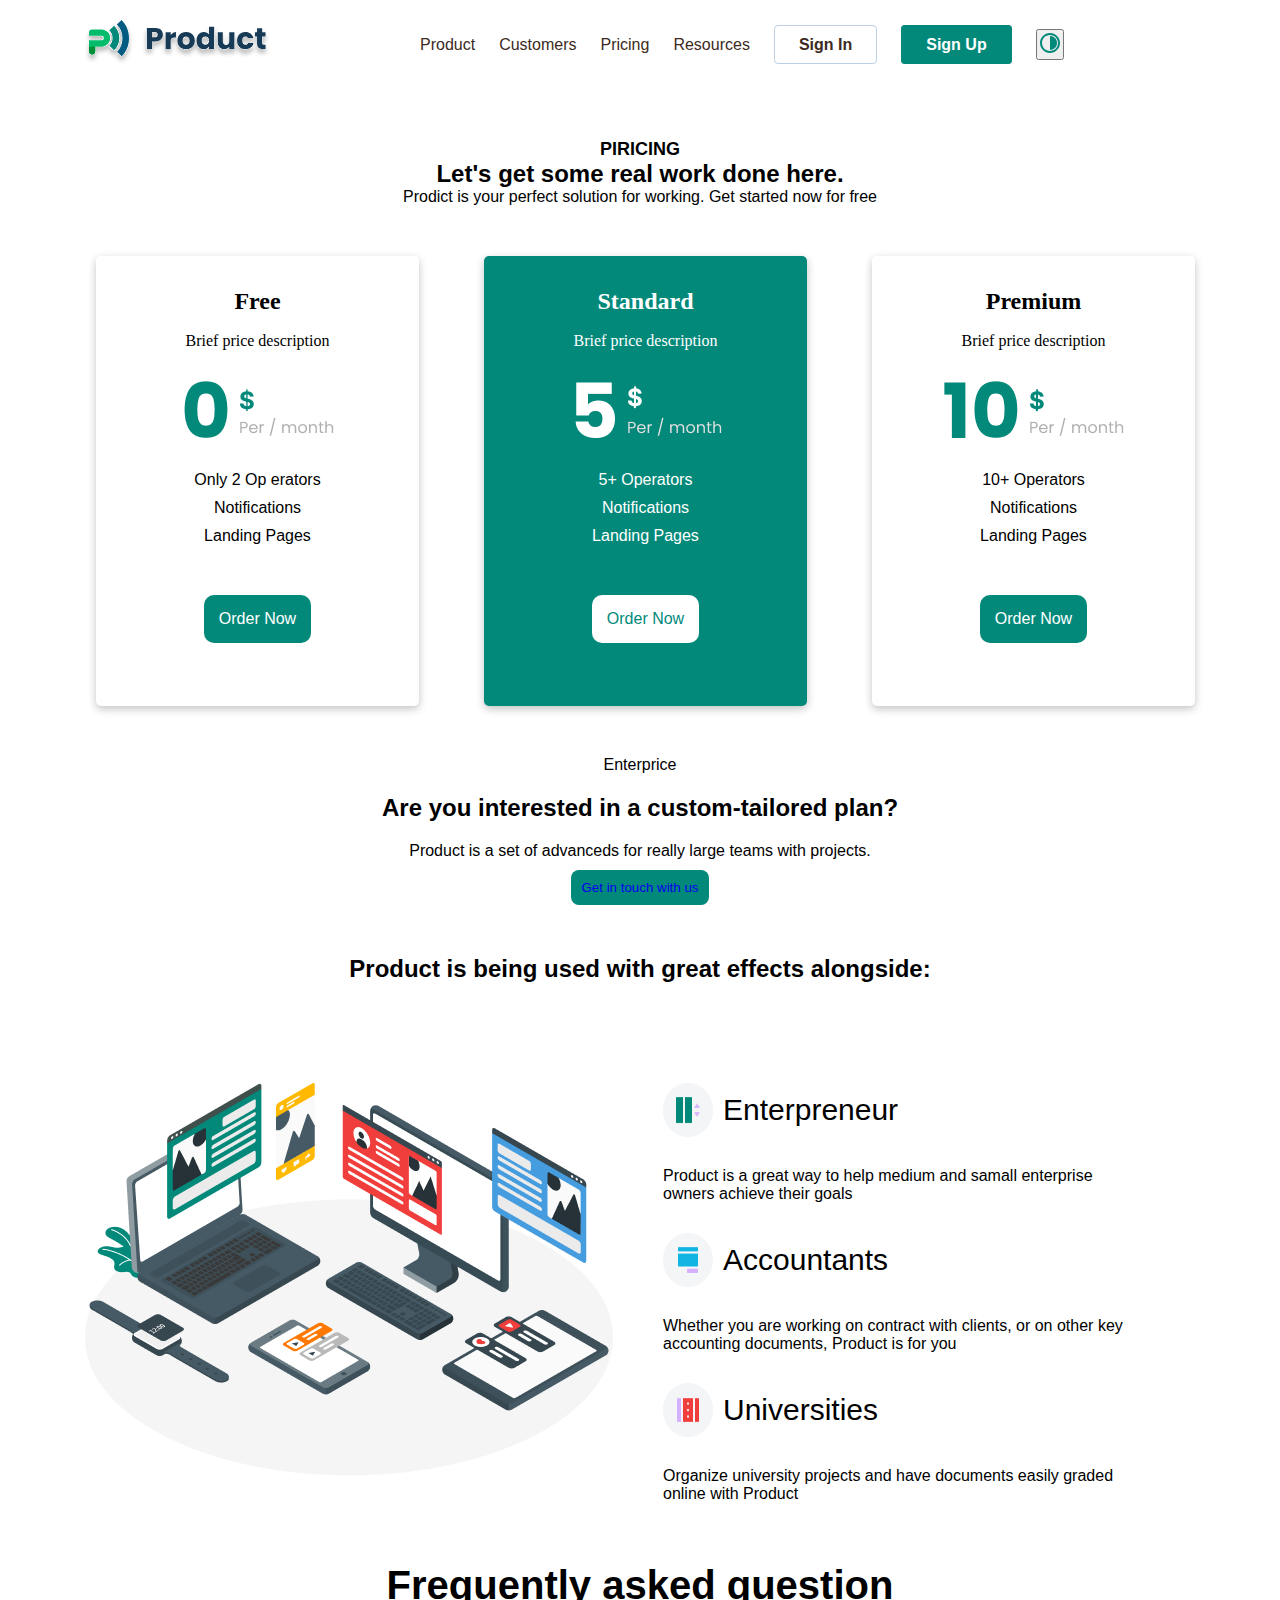
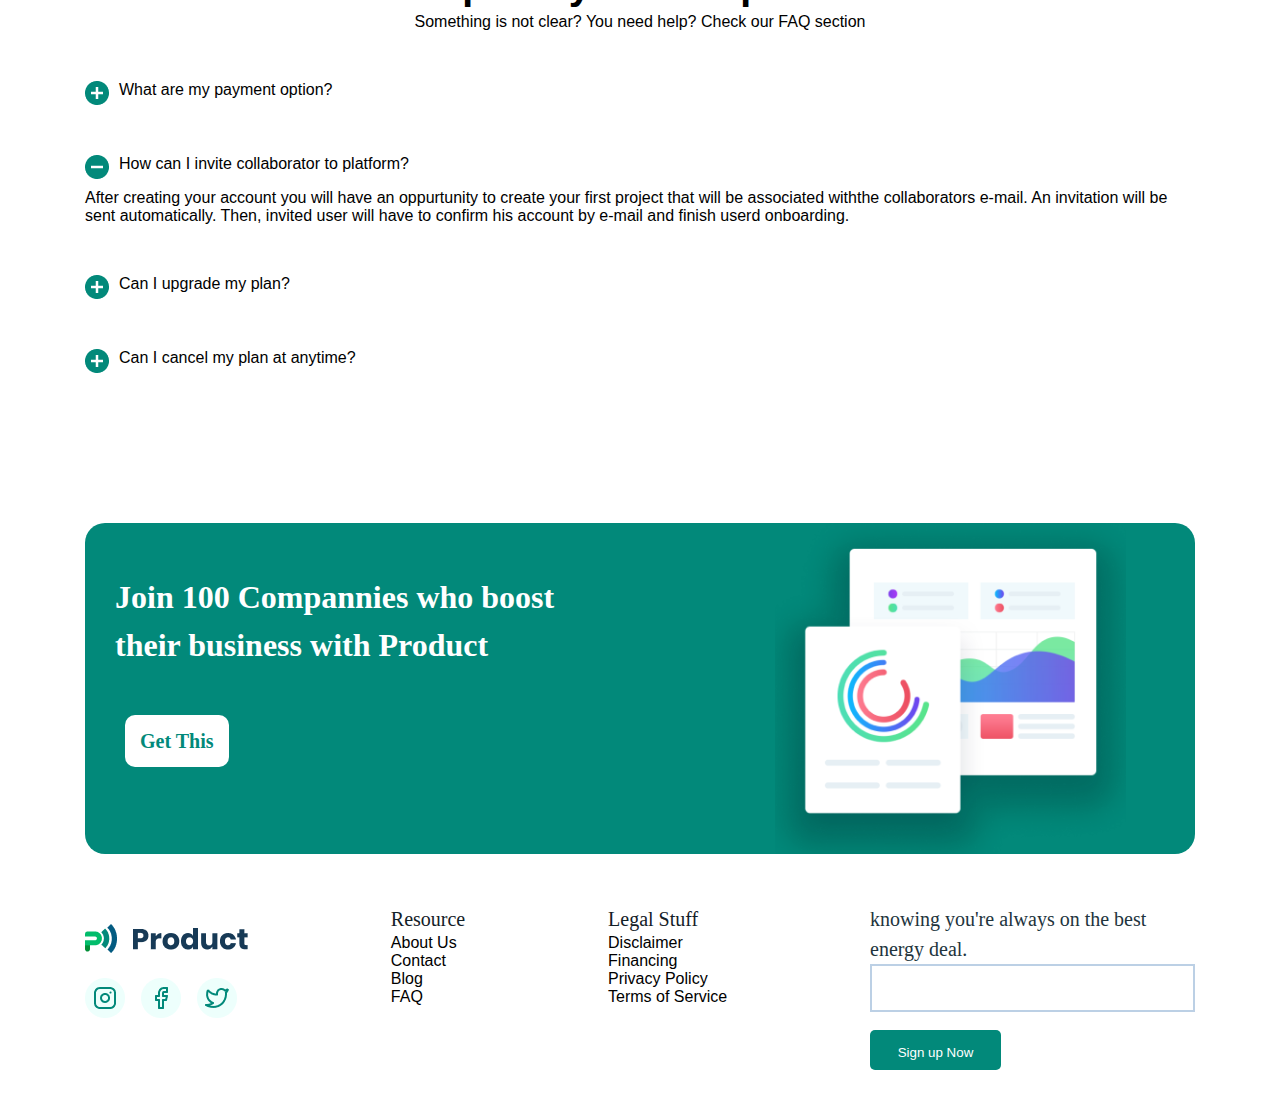
<file: sayt/pricing/index.html>
<!DOCTYPE html>
<html lang="en">
<head>
  <meta charset="UTF-8">
  <meta http-equiv="X-UA-Compatible" content="IE=edge">
  <meta name="viewport" content="width=device-width, initial-scale=1.0">
  <title>Document</title>
  <link rel="stylesheet" href="style.css">
</head>
<body>
  <section class="hero">
    <header class="hero__header site-header">
      <div class="container">
        <div class="row between align-center">
          <a class="site-header__logo-link" href="#">
            <img class="site-header__logo" src="img/logo.svg" alt="logo">
          </a>
          <nav class="site-nav ">
            <ul class="nav-list">
              <li class="nav-item nav-item--active"><a href="#" class="nav-link">Product</a></li>
              <li class="nav-item"><a href="#" class="nav-link">Customers</a></li>
              <li class="nav-item"><a href="#" class="nav-link">Pricing</a></li>
              <li class="nav-item"><a href="#" class="nav-link">Resources</a></li>
              <li class="nav-item nav-item__sign"><a href="#" class="nav-link btn">Sign in</a></li>
              <li class="nav-item nav-item__sign"><a href="#" class="nav-link btn btn__green">Sign Up</a></li>
              <li class="nav-item nav-item__btn"><button type="button"><img src="img/frame-btn.svg" alt="light-darkbtn"></button></li>
            </ul>
          </nav>
        
        </div>
      </div>
    </header>
  </section>

  <main>
    <div class="container">
      <div class="pricing">
        <H1>PIRICING</H1>
      </div>

     <div class="lets">
      <H2 class="lets">Let's get some real work done here.</H2>
      <p>Prodict is your perfect solution for working. Get started now for free</p>
     </div>


     <div class="price-table">
    
      <ul class="biznec-clas">
        <li class="free" >
          <div class="free-li">
          <h3 class="fre">Free</h3>
          <p class="brief">Brief price description</p>
          <img class="zero" src="./img/0.png" alt="">
          <p class="only">Only 2 Op erators </p>
          <p class="noti">Notifications</p>
          <p class="landing">Landing Pages</p>
          
          <a class="order" href="#">
            Order Now
          </a>
        </div>
        </li>
        
        
        <li class="standart" >
          <div class="free-li">
          <h3 class="fre">Standard</h3>
          <p class="brief">Brief price description</p>
          <img class="zero" src="./img/5.png" alt="">
          <p class="five">5+ Operators </p>
          <p class="noti">Notifications</p>
          <p class="landing">Landing Pages</p>
          <a class="order" href="#">
            Order Now
          </a>
        </div>
        </li>
        
        
        
        <li class="premium" >
          <div class="free-li">
          <h3 class="fre">Premium</h3>
          <p class="brief">Brief price description</p>
          <img class="zero" src="./img/10.png" alt="">
          <p class="ten">10+ Operators </p>
          <p class="noti">Notifications</p>
          <p class="landing">Landing Pages</p>
          <a class="order" href="#">
            Order Now
          </a>
        </div>
        </li>
      </ul>
    </div>
    


<div class="enterprice">
  <p class="enterprice">Enterprice</p>
  <h2 class="areyou">Are you interested  in a custom-tailored plan?</h2>
  <p class="product">Product is a set of advanceds for really large teams with projects.</p>
   <button class="gets"> <a class="in" href="https://www.google.com/">Get in touch with us</a></button>
</div>



     <div class="proucts-div">
      <h2 class="being">Product is being used with great effects alongside:</h2>
          <div class="inner-div">
           <div class="first-div">
            <img src="./img/laptops.png" alt="">
           </div>

           <div class="second-div">

            
              <ul class="preur">
                <li class="list-item">
                  <img src="./img/pauza-icon.png" alt=""> 
                  <p class="page">Enterpreneur</p>
                </li>
                <li class="second-item">  
                  <p>Product is a great way to help medium and samall enterprise owners achieve their goals</p>
                </li>
              </ul>
            
              <ul class="preur">
                <li class="list-item">
                  <img src="./img/blue-icon.png" alt=""> 
                  <p class="page">Accountants</p>
                </li>
                <li class="second-item">  
                  <p>Whether you are working on contract with clients, or on other key accounting documents, Product is for you</p>
                </li>
              </ul>

              <ul class="preur">
                <li class="list-item">
                  <img src="./img/red-icon.png" alt=""> 
                  <p class="page">Universities</p>
                </li>
                <li class="second-item">  
                  <p>Organize university projects and have documents easily graded online with Product</p>
                </li>
              </ul>
           </div>
          </div>
     </div>


      <div class="frequently">
        <h3 class="asked">Frequently asked question</h3>
        <p class="something">Something is not clear? You need help? Check our FAQ section</p>
      </div>

 
     <div class="divss">
      <ul class="fineshid-ul">
        <li class="whatss">
          <img src="./img/plus.png" alt="">
          <p class="are">What are my payment option?</p>
        </li>
      </ul>


      <ul class="fineshid-ul">
        <li class="whatss">
          <img src="./img/minus.png" alt="">
          <p class="are">How can I invite collaborator to platform?</p>
        </li>
        <li class="after">After creating your account you will have an oppurtunity to create your first project that will be associated withthe collaborators e-mail. An invitation  will be sent automatically. Then, invited user will have to confirm his account by e-mail and finish userd onboarding.</li>
      </ul>



      <ul class="fineshid-ul">
        <li class="whatss">
          <img src="./img/plus.png" alt="">
          <p class="are">Can I upgrade my plan?</p>
        </li>
      </ul>



      <ul class="fineshid-ul">
        <li class="whatss">
          <img src="./img/plus.png" alt="">
          <p class="are">Can I cancel my plan at anytime?</p>
        </li>
      </ul>

      
     </div>
    
<div class="finished-div">
    <div class="divs">
    <div class="one-div">
      <h3 class="join">Join 100 Compannies who boost their business with Product</h3>
      <a class="get" href="#">
        Get This
      </a>
    </div>
    <div class="two-div">
      <img class="screen" src="./img/screen.png" alt="">
    </div>
  </div>
</div>
  
 


    </div>
  </main>

  

<!-- foter -->



<footer>
<div class="container">
<div class="footer-div">
  <ul class="four-lists">
    <li class="one-img-li">
      <img class="product" src="./img/insta.png" alt="">
    </li>


    <li class="two-resours-li">
      <p class="resource">Resource</p>
      <p>About Us </p>
      <p>Contact</p>
      <p>Blog</p>
      <p>FAQ</p>
    </li>


    <li class="three-legal-li">
      <p class="resource">Legal Stuff</p>
      <p>Disclaimer  </p>
      <p>Financing</p>
      <p>Privacy Policy</p>
      <p> Terms of Service</p>
    </li>




    <li class="four-knowing-li">
      <p class="know">knowing you're always on the best energy deal. </p>
      <form class="form" action="/action_page.php">
        <input class="mail" type="text" id="text" name="text" ><br><br>
        <input class="submit" type="submit" value="Sign up Now" >
      </form>
    </li>
  </ul>
</div>
</div>
</footer>

<script src="main.js"></script>
</body>
</html>
</file>
<file: sayt/pricing/style.css>
html {
  box-sizing: border-box;
}

*,
*::before,
*::after {
  box-sizing: inherit;
  margin: 0;
  padding: 0;
}

:root {
  --bg-color: #fff;
  --text-color: #3d2a22;
  --item-btn-color: #f3f3f3;
}


body {
  margin: 0;
  padding: 0;
  display: flex;
  flex-direction: column;
  min-height: 300vh;
  font-family: 'Poppins', sans-serif;
}

img {
  max-width: 100%;
  height: auto;
}

.container {
  max-width: 1170px;
  padding-left: 30px;
  padding-right: 30px;
  margin-left: auto;
  margin-right: auto;

}

.hero {
  background-color: #fff;
}
.site-header {
  padding: 20px 0;

}

.site-header__logo {
  width: 185px;
  height: 45px;
}
.nav-list {
  display: flex;
  align-items: center;
  list-style: none;
  text-transform: capitalize;
  padding: 0;
  margin: 0;
  margin-left: 150px;
}
.nav-item:not(:last-child) {
  margin-right: 24px;
}
.nav-link {
  text-decoration: none;
  font-style: normal;
  font-weight: normal;
  font-size: 16px;
  line-height: 28px;
  color: var(--text-color);
}

.nav-iteam:nth-child(3){
  color: red;
}
.nav-link:hover {
  color: #000;
}
.nav-item__sign .nav-link{
  padding: 10px 24px;
  border-radius: 4px;
}
.nav-item__sign .nav-link {
  font-weight: bold;
}

.btn {
  border: 1px solid;
  text-decoration: none;
  font-style: normal;
  font-weight: normal;
  font-size: 16px;
  line-height: 28px;
  border-color: #bcd0e5;
  border-radius: 4px;
  transition: all 0.3s ease;
}


.btn__green,
.btn:hover {
  border-color: #02897a;
  background-color:#02897a;
  color: #fff;
}


.align-center{
  display: flex;
  align-items: center;
}

.pricing{
  margin-top: 50px;
  text-align: center;
  font-size: 1vh;

}

.lets{
  text-align: center;
}


.three-lists{
  display: flex;
  list-style: none;
  
  }
  
  
  .price{
    margin-top: 230px;
    font-family: 'Poppins';
  font-style: normal;
  font-weight: 700;
  font-size: 34px;
  line-height: 51px;
  text-align: center;
  color: #22343D;
  }
  
  .offer{
    font-family: 'Poppins';
  font-style: normal;
  font-weight: 500;
  font-size: 16px;
  line-height: 24px;
  text-align: center;
  color: #22343D;
  }
  
  
  
  .free-li{
    box-shadow: rgba(0, 0, 0, 0.24) 0px 3px 8px;
  
  width: 323px;
  height: 450px;
  margin-top: 50px;
  border-radius: 5px;
  }
  
  
  .biznec-clas{
    margin-left: 11px;
    display: flex;
    justify-content: space-between;
    list-style: none;
  }
  
  
  
  .fre{
    margin-top: 25px;
    font-family: 'Poppins';
  font-style: normal;
  font-weight: 700;
  font-size: 24px;
  line-height: 40px;
  text-align: center;
  }
  
  .brief{
    font-family: 'Poppins';
  font-style: normal;
  font-weight: 400;
  font-size: 16px;
  line-height: 40px;
  text-align: center;
  }
  
  
  
  
  
  .only{
    margin-top: 10px;
  }
  
  .five{
    margin-top: 10px;
  }
  
  .ten{
    margin-top: 10px;
  }
  .noti{
   margin-top: 10px; 
  }
  
  .landing{
    margin-top: 10px;
    margin-bottom: 50px;
  }
  
  
  .order{
    background-color:#02897a;
    color: #fff;
    text-decoration: none;
    padding: 15px;
    border-radius: 10px;
  
  }
  
  .standart .free-li{
    background-color: #02897a;
    color: #fff;
    display: flex;
    flex-direction: column;
    align-items: center;
  }
  
  .free .free-li{
    display: flex;
    flex-direction: column;
    align-items: center;
  }
  
  .premium .free-li{
    display: flex;
    flex-direction: column;
    align-items: center;
  }
  
  
  
  .standart .order{
    background: #fff;
    color: #02897a;
  }
  
  
  
  
  .free-li:nth-child(2) .order{
    background-color:  #fff;
    color: #02897a ;
    text-decoration: none;
    padding: 15px;
    border-radius: 10px;
    margin-left: 90px;
  }
  
  

  .enterprice{
    text-align: center;
    margin-top: 50px;
  }

  .areyou{
    margin-top: 20px;
    align-items: center;
  }

  .product{
    align-items: center;
    margin-top: 20px;
  }

  .gets{
   margin-top: 10px;
   padding: 10px;
   background: #02897A;
   border: none;
   border-radius: 8px;
  }

  .gets:hover{
    background: #fff;
    border: #bcd0e5 solid 1px;
  }

  .in{
    text-decoration: none;
  }

  .inner-div{
    display: flex;
    margin-top: 100px;
  }

  .being{
    margin-top: 50px;
    text-align: center;
  }


  .second-div{
    margin-left: 50px;
  }

  .list-item{
  display: flex;
  }

  .page{
    margin: 10px;
    font-size: 30px;
  }

  .second-item{
    list-style: none;
    margin-top: 30px;
    width: 470px;
}

.preur{
  margin-bottom: 30px;
}

.asked{
  font-size: 40px;
  text-align: center;
  margin-top: 30px;
}

.something{
  text-align: center;
  margin-top: 5px;
}

.whatss{
  margin-top: 50px;
display: flex;
list-style: none;
}


.are{
  margin-left: 10px;
}

.after{
  list-style: none;
  margin-top: 10px;
}


.finished-div{
  margin-top: 150px; 
  background-color: #02897A;
  border-radius: 20px;
}

.one-div{
  margin-top: 50px;
}

.divs{
  display: flex;
}

.two-div{
width: 351px;
height: 331px;
}

.screen{
  object-fit: cover;
  width: 100%;
  height: 100%;
  margin-left: 150px;
}

.join{
  margin-left: 30px;
  width: 510px;
  font-family: 'Poppins';
font-style: normal;
font-weight: 600;
font-size: 32px;
line-height: 151.4%;
color: #FFFFFF;
margin-bottom: 60px;
}

.get{
  margin-top: 100px;
  background-color:  #fff;
  color:  #02897a;
  text-decoration: none;
  padding: 15px;
  border-radius: 10px;
  margin-left: 40px;

  font-family: 'Poppins';
font-style: normal;
font-weight: 600;
font-size: 20px;
}


/* foter */

.footer-div{
  margin-top: 50px;
}

.four-lists{
  list-style: none;
  display: flex;
  justify-content: space-between;
}

.resource{
font-family: 'Poppins';
font-style: normal;
font-weight: 500;
font-size: 20px;
line-height: 30px;
color: #132027;
}



.know{
  width: 280px;
  font-family: 'Poppins';
  font-style: normal;
  font-weight: 500;
  font-size: 20px;
  line-height: 30px;
  color: #22343D;
}


.mail{
  width: 325px;
height: 48px;
border-style: solid;
border-color: #BCD0E5;
}

.submit{
  background-color:#02897a;
  color: #fff;
  padding: 15px;
  border-radius: 5px;
  width: 131px;
  height: 40px;
  border: none;
}

/*  */



/* planshet */


@media screen and (max-width: 992px) {

  
  .ones-li{
    padding: 10px;
    display: flex;
    flex-direction: column;
    margin-left: 10px;
  }
  
  
  
  
  .three-lists{
  flex-wrap: wrap;
  justify-content: center;
  }
  
  .biznec-clas{
    flex-wrap: wrap;
    justify-content: center;
  }
  
  
  .problem{
    width: 500px;
     margin-left: 110px;
  }
  
  
  .client-div{
    flex-wrap: wrap;
    justify-content: center;
  }
  
  .standart .free-li{
    margin-left: 10px;
  }
  
  .join{
    width: 400px;
  }
  
  .screen{
    margin-left: 0px;
  }
  
  
  .two-resours-li{
    display: none;
  }
  
  .submit{
    border: none;
  }
  
  
  .inner-div{
    display: flex;
    justify-content: space-between;
  }
  
  
  
  
  }
  
  
  /*smart telefon */
  
  
  @media screen and (max-width: 768px) {
    .site-nav {
      margin-left: 200px;
      position: fixed;
      display: flex;
      justify-content: center;
      align-items: center;
      width: 70%;
      height: 100vh;
      background-color: #01ac98;
      transform: translateX(100%);
      transition:transform 0.4s ease ;
    }
 
    
    .hero__title {
      text-align: center;
      width: 100%;
      font-size: 40px;
      line-height: 60px;
    }
    .hero__text {
      text-align: center;
      width: 100%;
    }
    
  

  
  
  .most{
    width: 334px;
  }
  
  .if{
    width: 334px;
  }
  
  
  
  
  .finished-div{
    width: 370px;
    height: 688px;
    margin-left: -10px;
  }
  
  
  .divs{
    flex-direction: column;
  }
  
  
  .two-div{
    margin-top: 30px;
  }
  
  
  .join{
    width: 328px;
    text-align: center;
  
  }
  
  
  .know{
    width: 280px;
    margin-top: 30px;
  text-align: center;
  }
  
  .submit{
    width: 131px;
    padding: 10px;
    margin-left: 70px;
    border: none;
  }
  
  
  
  }
  
  
  
  /* oddiy telefon */
  
  
  @media screen and (max-width: 568px) {
  
   
  
  .finished-div{
    margin-left: 5px;
  }
    .problem{
      width: 300px;
      margin-left: 25px;
    }
  
  
  
  
  
  
  }
  
  @media screen and (max-width: 400px) {
  
  
  .finished-div{
    margin-left: -10px;
  }
  
   .mail{
    margin-left: 20px;
   }
  
   .submit{
    margin-left: 100px;
   }
  }
</file>
